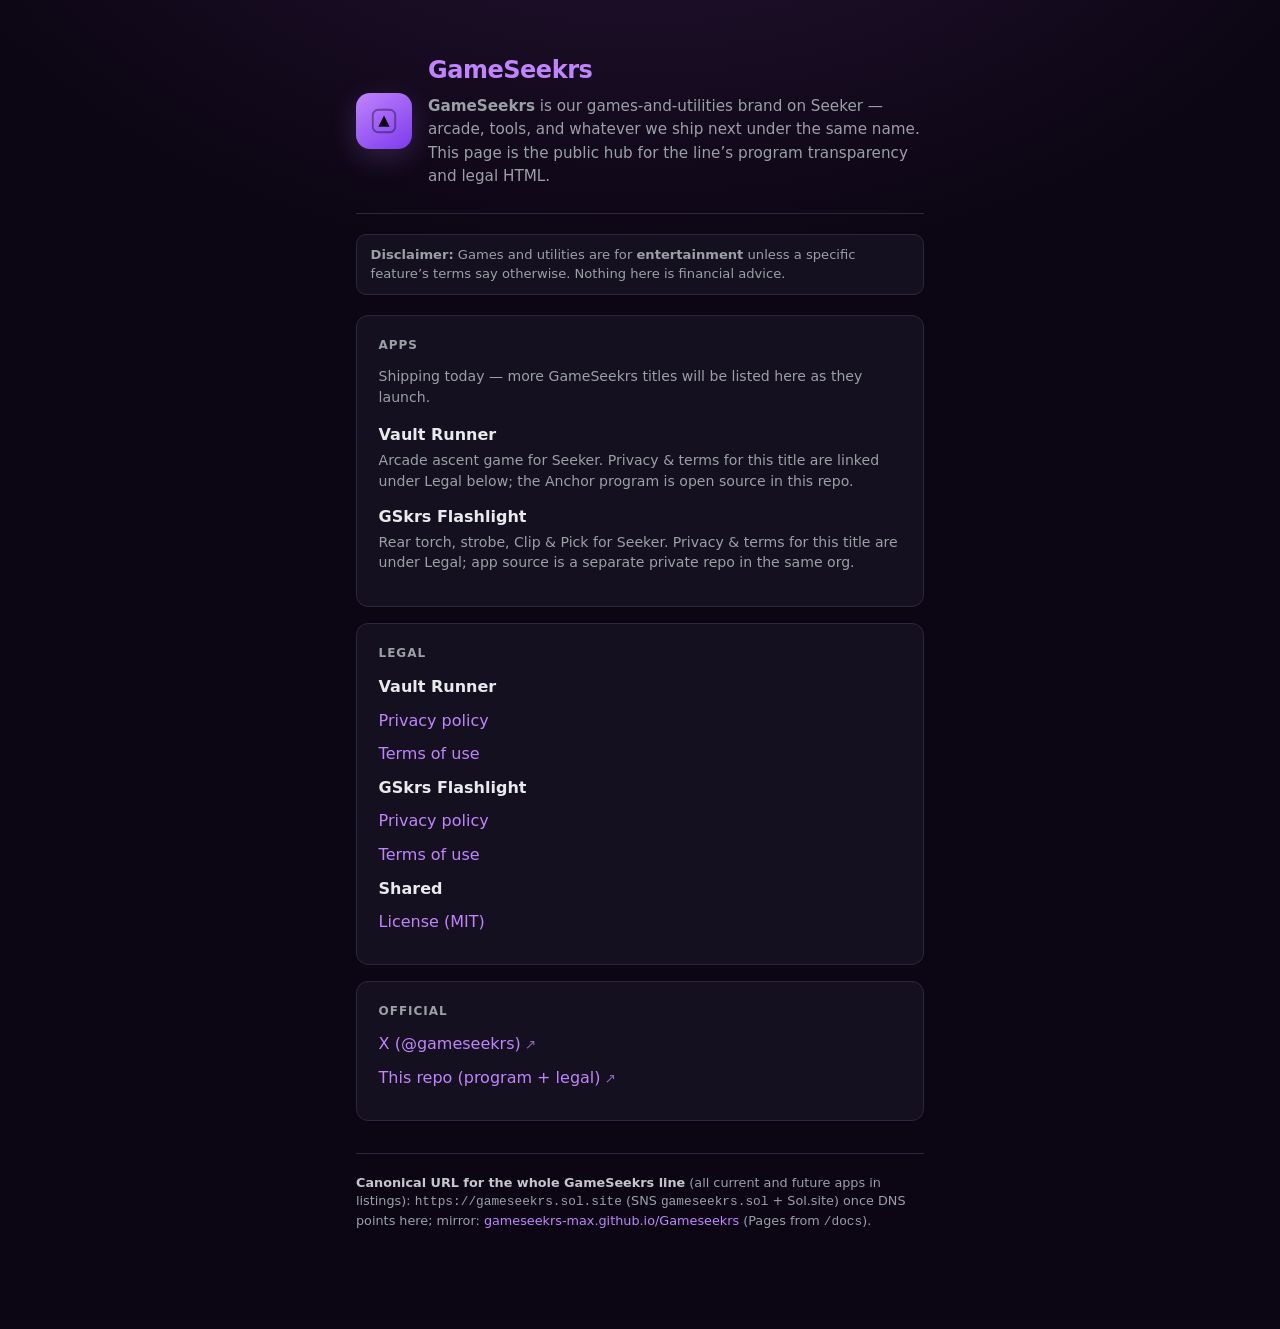
<file: docs/index.html>
<!DOCTYPE html>
<html lang="en">
<head>
  <meta charset="utf-8" />
  <meta name="viewport" content="width=device-width, initial-scale=1" />
  <meta name="description" content="GameSeekrs — games and utilities for Solana Mobile Seeker. Official hub for the line, legal HTML, and public program (Vault Runner, GSkrs Flashlight, and future titles)." />
  <title>GameSeekrs</title>
  <link rel="stylesheet" href="legal/base.css" />
  <style>
    :root {
      color-scheme: dark;
      --bg: #0c0614;
      --text: #e8eaed;
      --muted: #9aa0a6;
      --accent: #c084fc;
      --accent-dim: #7c3aed;
      --card: #15101f;
      --border: #2d2640;
    }
    body {
      font-family: system-ui, -apple-system, "Segoe UI", Roboto, sans-serif;
      line-height: 1.55;
      margin: 0;
      min-height: 100vh;
      background: radial-gradient(ellipse 120% 80% at 50% -20%, #2a1538 0%, var(--bg) 50%);
      color: var(--text);
    }
    .wrap { max-width: 38rem; margin: 0 auto; padding: 2rem 1.25rem 3rem; }
    header {
      display: flex;
      align-items: center;
      gap: 1rem;
      margin-bottom: 1.25rem;
      padding-bottom: 1.5rem;
      border-bottom: 1px solid var(--border);
    }
    .mark {
      flex-shrink: 0;
      width: 56px;
      height: 56px;
      border-radius: 14px;
      background: linear-gradient(145deg, var(--accent) 0%, var(--accent-dim) 100%);
      display: flex;
      align-items: center;
      justify-content: center;
      box-shadow: 0 8px 28px rgba(192, 132, 252, 0.2);
    }
    .mark svg { display: block; }
    .title-block h1 {
      font-size: 1.5rem;
      font-weight: 700;
      letter-spacing: -0.02em;
      margin: 0 0 0.35rem;
      color: var(--accent);
    }
    .title-block p { margin: 0; font-size: 0.95rem; color: var(--muted); }
    .disclaimer {
      font-size: 0.82rem;
      color: var(--muted);
      margin: 0 0 1.25rem;
      padding: 0.65rem 0.85rem;
      background: var(--card);
      border: 1px solid var(--border);
      border-radius: 10px;
      line-height: 1.45;
    }
    section {
      background: var(--card);
      border: 1px solid var(--border);
      border-radius: 12px;
      padding: 1.25rem 1.35rem;
      margin-bottom: 1rem;
    }
    section h2 {
      font-size: 0.75rem;
      text-transform: uppercase;
      letter-spacing: 0.08em;
      color: var(--muted);
      margin: 0 0 0.75rem;
      font-weight: 600;
    }
    ul { list-style: none; padding: 0; margin: 0; }
    li { margin: 0.55rem 0; }
    .app-line { margin: 0.5rem 0 0.15rem; font-weight: 600; color: var(--text); }
    .app-desc { margin: 0 0 0.85rem; font-size: 0.88rem; color: var(--muted); line-height: 1.45; }
    a { color: var(--accent); text-decoration: none; font-weight: 500; }
    a:hover { text-decoration: underline; }
    .external::after { content: " ↗"; font-size: 0.85em; opacity: 0.7; }
    footer {
      margin-top: 2rem;
      padding-top: 1.25rem;
      border-top: 1px solid var(--border);
      font-size: 0.8rem;
      color: var(--muted);
      line-height: 1.45;
    }
    footer strong { color: #c4c7cc; font-weight: 600; }
  </style>
</head>
<body>
  <div class="wrap">
    <header>
      <div class="mark" aria-hidden="true">
        <svg xmlns="http://www.w3.org/2000/svg" width="30" height="30" viewBox="0 0 32 32" fill="none">
          <rect x="4" y="4" width="24" height="24" rx="6" stroke="#0c0614" stroke-width="2" opacity="0.4"/>
          <path d="M10 22 L16 10 L22 22 Z" fill="#0c0614"/>
        </svg>
      </div>
      <div class="title-block">
        <h1>GameSeekrs</h1>
        <p><strong>GameSeekrs</strong> is our games-and-utilities brand on Seeker — arcade, tools, and whatever we ship next under the same name. This page is the public hub for the line’s program transparency and legal HTML.</p>
      </div>
    </header>

    <p class="disclaimer">
      <strong>Disclaimer:</strong> Games and utilities are for <strong>entertainment</strong> unless a specific feature’s terms say otherwise.
      Nothing here is financial advice.
    </p>

    <section aria-labelledby="apps-heading">
      <h2 id="apps-heading">Apps</h2>
      <p class="app-desc" style="margin-top:0;margin-bottom:1rem">Shipping today — more GameSeekrs titles will be listed here as they launch.</p>
      <p class="app-line">Vault Runner</p>
      <p class="app-desc">
        Arcade ascent game for Seeker. Privacy &amp; terms for this title are linked under Legal below; the Anchor program is open source in this repo.
      </p>
      <p class="app-line">GSkrs Flashlight</p>
      <p class="app-desc">
        Rear torch, strobe, Clip &amp; Pick for Seeker. Privacy &amp; terms for this title are under Legal; app source is a separate private repo in the same org.
      </p>
    </section>

    <section aria-labelledby="legal-heading">
      <h2 id="legal-heading">Legal</h2>
      <p class="app-line" style="margin-top:0">Vault Runner</p>
      <ul>
        <li><a href="legal/vault-privacy.html">Privacy policy</a></li>
        <li><a href="legal/vault-terms.html">Terms of use</a></li>
      </ul>
      <p class="app-line">GSkrs Flashlight</p>
      <ul>
        <li><a href="legal/flashlight-privacy.html">Privacy policy</a></li>
        <li><a href="legal/flashlight-terms.html">Terms of use</a></li>
      </ul>
      <p class="app-line">Shared</p>
      <ul>
        <li><a href="legal/license.html">License (MIT)</a></li>
      </ul>
    </section>

    <section aria-labelledby="official-heading">
      <h2 id="official-heading">Official</h2>
      <ul>
        <li><a class="external" href="https://x.com/gameseekrs" rel="noopener noreferrer">X (@gameseekrs)</a></li>
        <li><a class="external" href="https://github.com/gameseekrs-max/Gameseekrs" rel="noopener noreferrer">This repo (program + legal)</a></li>
      </ul>
    </section>

    <footer>
      <p><strong>Canonical URL for the whole GameSeekrs line</strong> (all current and future apps in listings): <code>https://gameseekrs.sol.site</code> (SNS <code>gameseekrs.sol</code> + Sol.site) once DNS points here; mirror: <a href="https://gameseekrs-max.github.io/Gameseekrs/">gameseekrs-max.github.io/Gameseekrs</a> (Pages from <code>/docs</code>).</p>
    </footer>
  </div>
</body>
</html>
</file>
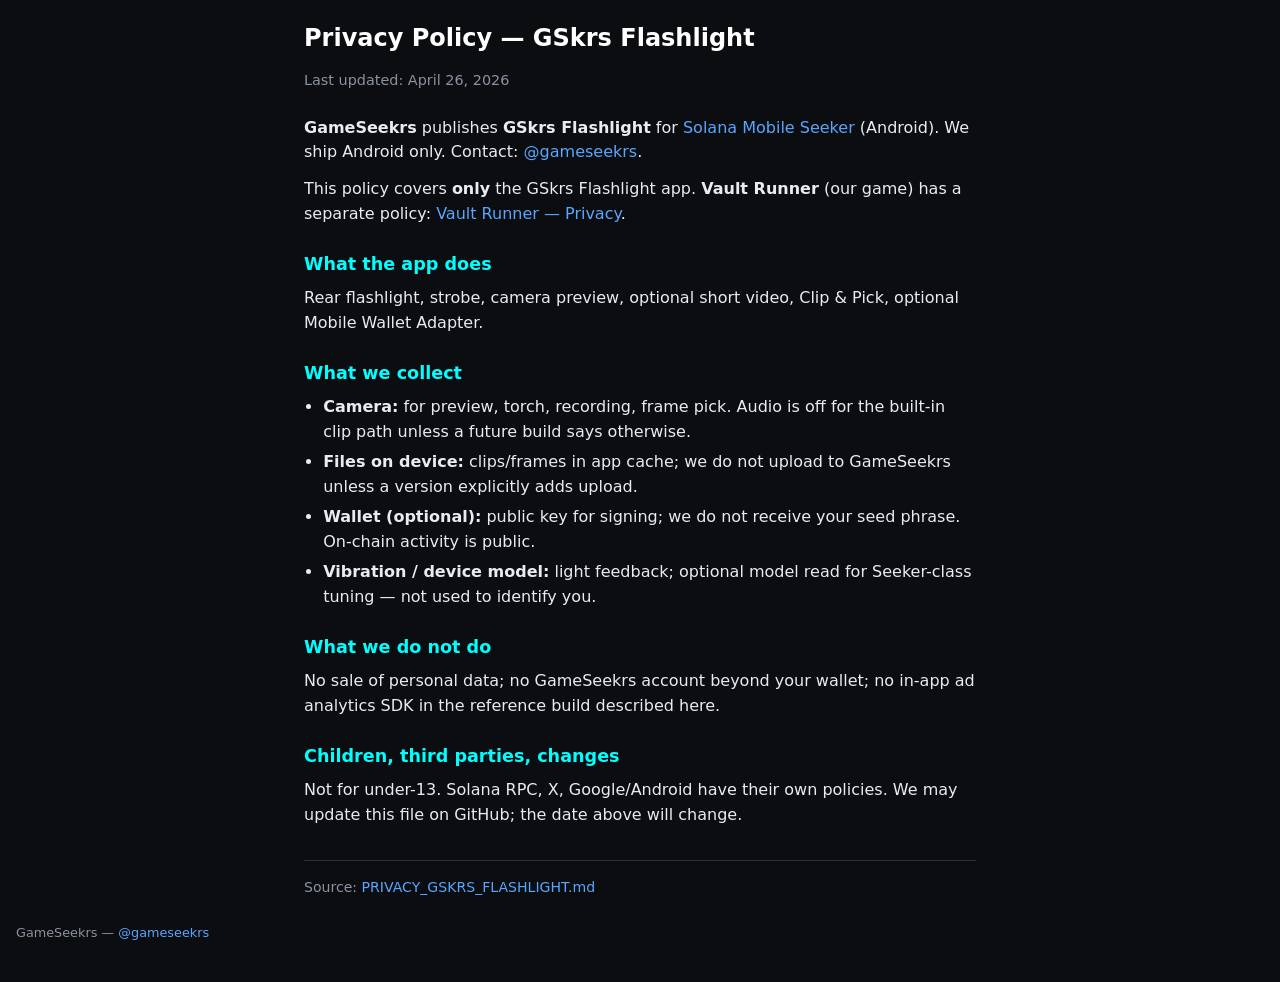
<file: docs/legal/flashlight-privacy.html>
<!DOCTYPE html>
<html lang="en">
<head>
  <meta charset="utf-8" />
  <meta name="viewport" content="width=device-width, initial-scale=1" />
  <title>Privacy — GSkrs Flashlight — GameSeekrs</title>
  <link rel="stylesheet" href="base.css" />
</head>
<body>
  <main>
    <h1>Privacy Policy — GSkrs Flashlight</h1>
    <p class="meta">Last updated: April 26, 2026</p>
    <p>
      <strong>GameSeekrs</strong> publishes <strong>GSkrs Flashlight</strong> for
      <a href="https://solanamobile.com/seeker">Solana Mobile Seeker</a> (Android). We ship Android only.
      Contact: <a href="https://x.com/gameseekrs">@gameseekrs</a>.
    </p>
    <p>
      This policy covers <strong>only</strong> the GSkrs Flashlight app. <strong>Vault Runner</strong> (our game) has
      a separate policy: <a href="vault-privacy.html">Vault Runner — Privacy</a>.
    </p>

    <h2>What the app does</h2>
    <p>Rear flashlight, strobe, camera preview, optional short video, Clip &amp; Pick, optional Mobile Wallet Adapter.</p>

    <h2>What we collect</h2>
    <ul>
      <li><strong>Camera:</strong> for preview, torch, recording, frame pick. Audio is off for the built-in clip path unless a future build says otherwise.</li>
      <li><strong>Files on device:</strong> clips/frames in app cache; we do not upload to GameSeekrs unless a version explicitly adds upload.</li>
      <li><strong>Wallet (optional):</strong> public key for signing; we do not receive your seed phrase. On-chain activity is public.</li>
      <li><strong>Vibration / device model:</strong> light feedback; optional model read for Seeker-class tuning — not used to identify you.</li>
    </ul>

    <h2>What we do not do</h2>
    <p>No sale of personal data; no GameSeekrs account beyond your wallet; no in-app ad analytics SDK in the reference build described here.</p>

    <h2>Children, third parties, changes</h2>
    <p>Not for under-13. Solana RPC, X, Google/Android have their own policies. We may update this file on GitHub; the date above will change.</p>
    <p class="sourcelink">
      Source: <a href="https://github.com/gameseekrs-max/Gameseekrs/blob/main/docs/PRIVACY_GSKRS_FLASHLIGHT.md">PRIVACY_GSKRS_FLASHLIGHT.md</a>
    </p>
  </main>
  <footer>GameSeekrs — <a href="https://x.com/gameseekrs">@gameseekrs</a></footer>
</body>
</html>
</file>
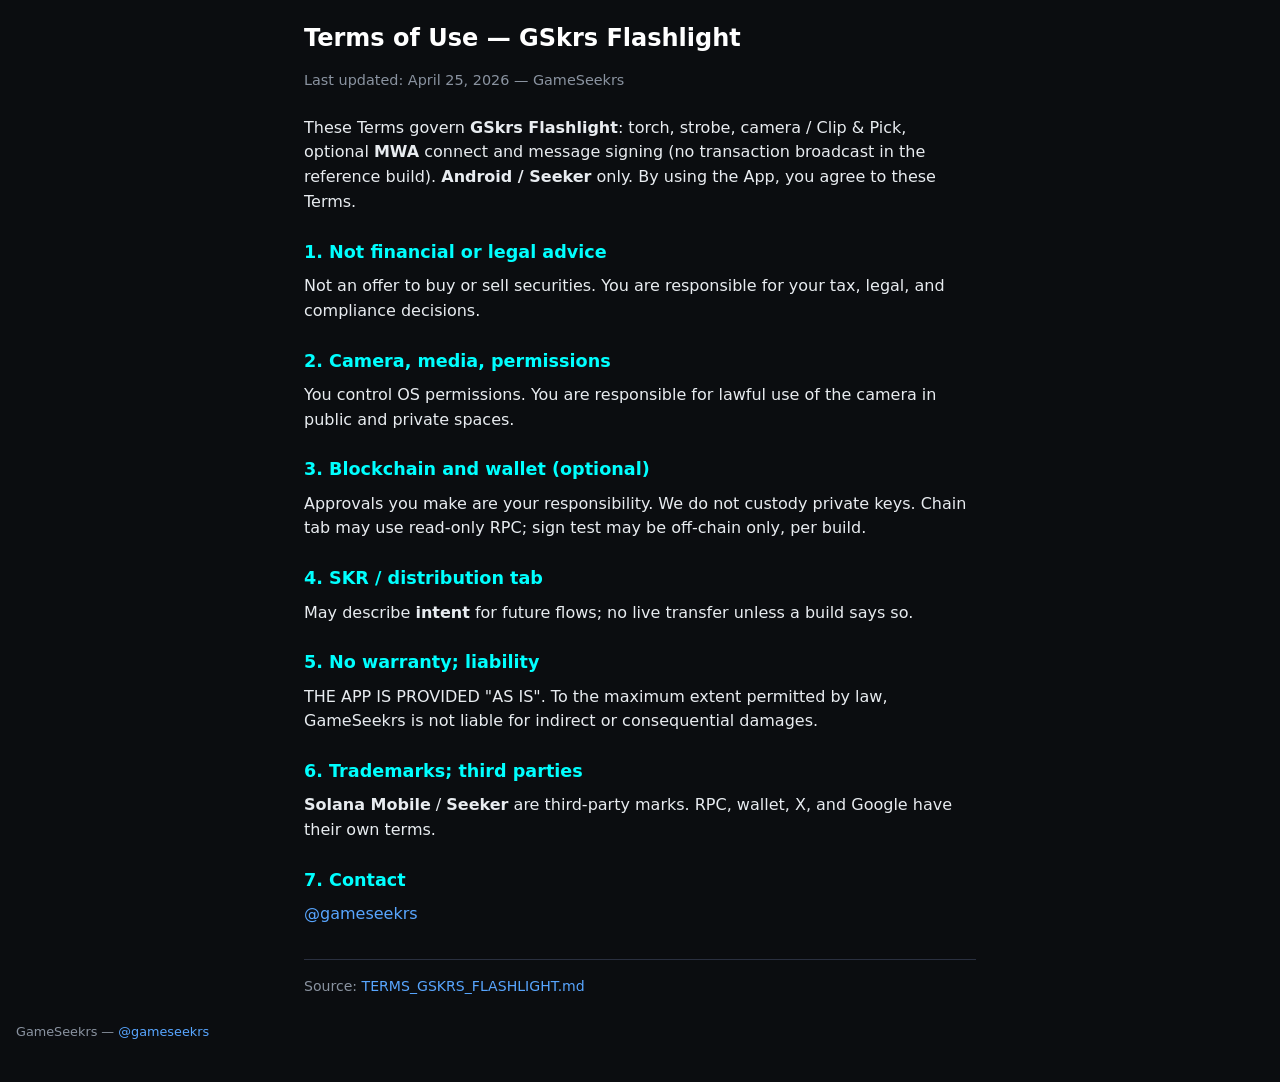
<file: docs/legal/flashlight-terms.html>
<!DOCTYPE html>
<html lang="en">
<head>
  <meta charset="utf-8" />
  <meta name="viewport" content="width=device-width, initial-scale=1" />
  <title>Terms of Use — GSkrs Flashlight — GameSeekrs</title>
  <link rel="stylesheet" href="base.css" />
</head>
<body>
  <main>
    <h1>Terms of Use — GSkrs Flashlight</h1>
    <p class="meta">Last updated: April 25, 2026 — GameSeekrs</p>
    <p>
      These Terms govern <strong>GSkrs Flashlight</strong>: torch, strobe, camera / Clip &amp; Pick, optional
      <strong>MWA</strong> connect and message signing (no transaction broadcast in the reference build).
      <strong>Android / Seeker</strong> only. By using the App, you agree to these Terms.
    </p>

    <h2>1. Not financial or legal advice</h2>
    <p>Not an offer to buy or sell securities. You are responsible for your tax, legal, and compliance decisions.</p>

    <h2>2. Camera, media, permissions</h2>
    <p>You control OS permissions. You are responsible for lawful use of the camera in public and private spaces.</p>

    <h2>3. Blockchain and wallet (optional)</h2>
    <p>Approvals you make are your responsibility. We do not custody private keys. Chain tab may use read-only RPC; sign test may be off-chain only, per build.</p>

    <h2>4. SKR / distribution tab</h2>
    <p>May describe <strong>intent</strong> for future flows; no live transfer unless a build says so.</p>

    <h2>5. No warranty; liability</h2>
    <p>THE APP IS PROVIDED &quot;AS IS&quot;. To the maximum extent permitted by law, GameSeekrs is not liable for indirect or consequential damages.</p>

    <h2>6. Trademarks; third parties</h2>
    <p><strong>Solana Mobile</strong> / <strong>Seeker</strong> are third-party marks. RPC, wallet, X, and Google have their own terms.</p>

    <h2>7. Contact</h2>
    <p><a href="https://x.com/gameseekrs">@gameseekrs</a></p>
    <p class="sourcelink">
      Source: <a href="https://github.com/gameseekrs-max/Gameseekrs/blob/main/docs/TERMS_GSKRS_FLASHLIGHT.md">TERMS_GSKRS_FLASHLIGHT.md</a>
    </p>
  </main>
  <footer>GameSeekrs — <a href="https://x.com/gameseekrs">@gameseekrs</a></footer>
</body>
</html>
</file>
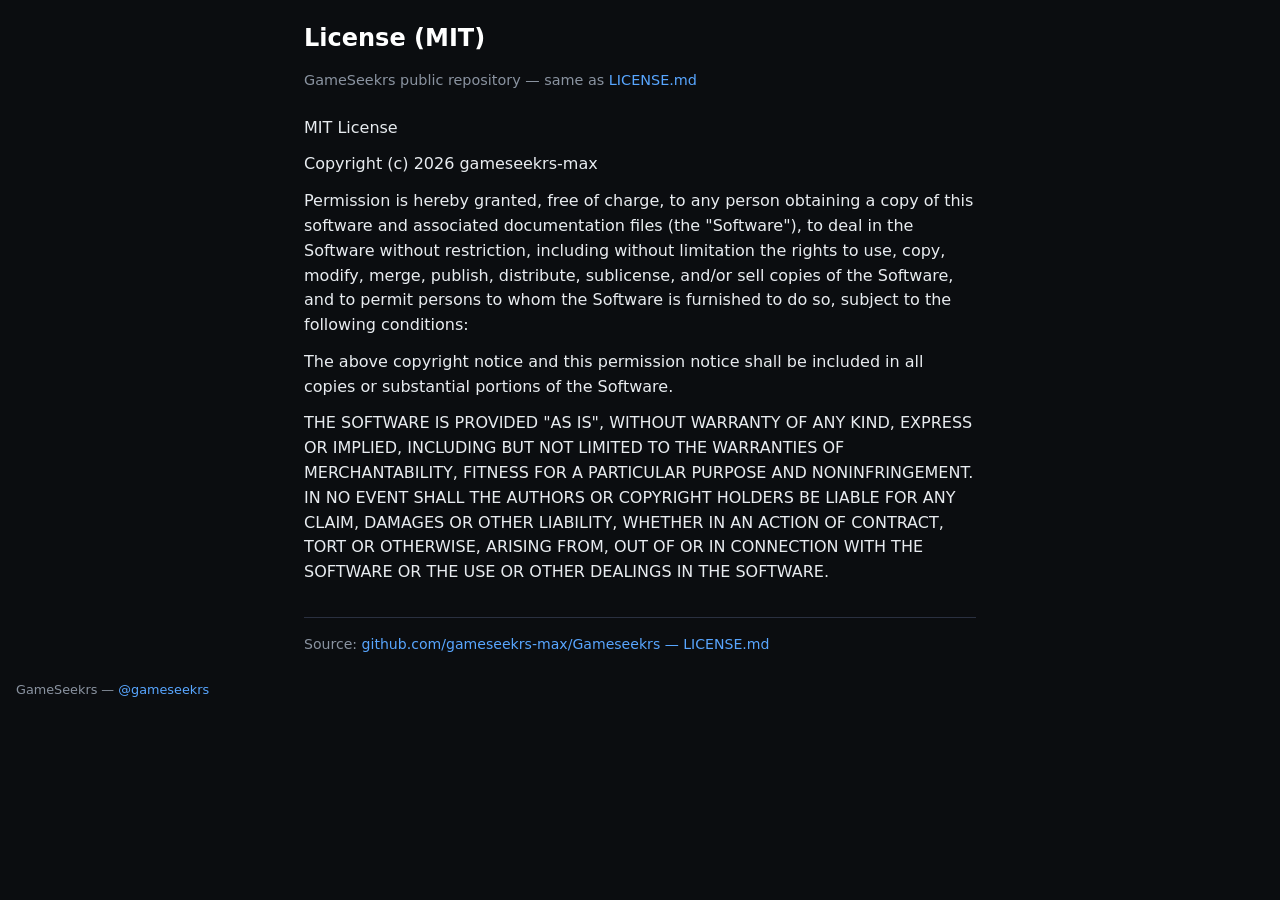
<file: docs/legal/license.html>
<!DOCTYPE html>
<html lang="en">
<head>
  <meta charset="utf-8" />
  <meta name="viewport" content="width=device-width, initial-scale=1" />
  <title>License — GameSeekrs (MIT)</title>
  <link rel="stylesheet" href="base.css" />
</head>
<body>
  <main>
    <h1>License (MIT)</h1>
    <p class="meta">GameSeekrs public repository — same as <a href="https://github.com/gameseekrs-max/Gameseekrs/blob/main/LICENSE.md">LICENSE.md</a></p>
    <p>MIT License</p>
    <p>Copyright (c) 2026 gameseekrs-max</p>
    <p>
      Permission is hereby granted, free of charge, to any person obtaining a copy of this software
      and associated documentation files (the &quot;Software&quot;), to deal in the Software without restriction,
      including without limitation the rights to use, copy, modify, merge, publish, distribute, sublicense,
      and/or sell copies of the Software, and to permit persons to whom the Software is furnished to do so,
      subject to the following conditions:
    </p>
    <p>
      The above copyright notice and this permission notice shall be included in all copies or substantial
      portions of the Software.
    </p>
    <p>
      THE SOFTWARE IS PROVIDED &quot;AS IS&quot;, WITHOUT WARRANTY OF ANY KIND, EXPRESS OR IMPLIED, INCLUDING
      BUT NOT LIMITED TO THE WARRANTIES OF MERCHANTABILITY, FITNESS FOR A PARTICULAR PURPOSE AND NONINFRINGEMENT.
      IN NO EVENT SHALL THE AUTHORS OR COPYRIGHT HOLDERS BE LIABLE FOR ANY CLAIM, DAMAGES OR OTHER LIABILITY,
      WHETHER IN AN ACTION OF CONTRACT, TORT OR OTHERWISE, ARISING FROM, OUT OF OR IN CONNECTION WITH THE
      SOFTWARE OR THE USE OR OTHER DEALINGS IN THE SOFTWARE.
    </p>
    <p class="sourcelink">
      Source: <a href="https://github.com/gameseekrs-max/Gameseekrs/blob/main/LICENSE.md">github.com/gameseekrs-max/Gameseekrs — LICENSE.md</a>
    </p>
  </main>
  <footer>GameSeekrs — <a href="https://x.com/gameseekrs">@gameseekrs</a></footer>
</body>
</html>
</file>
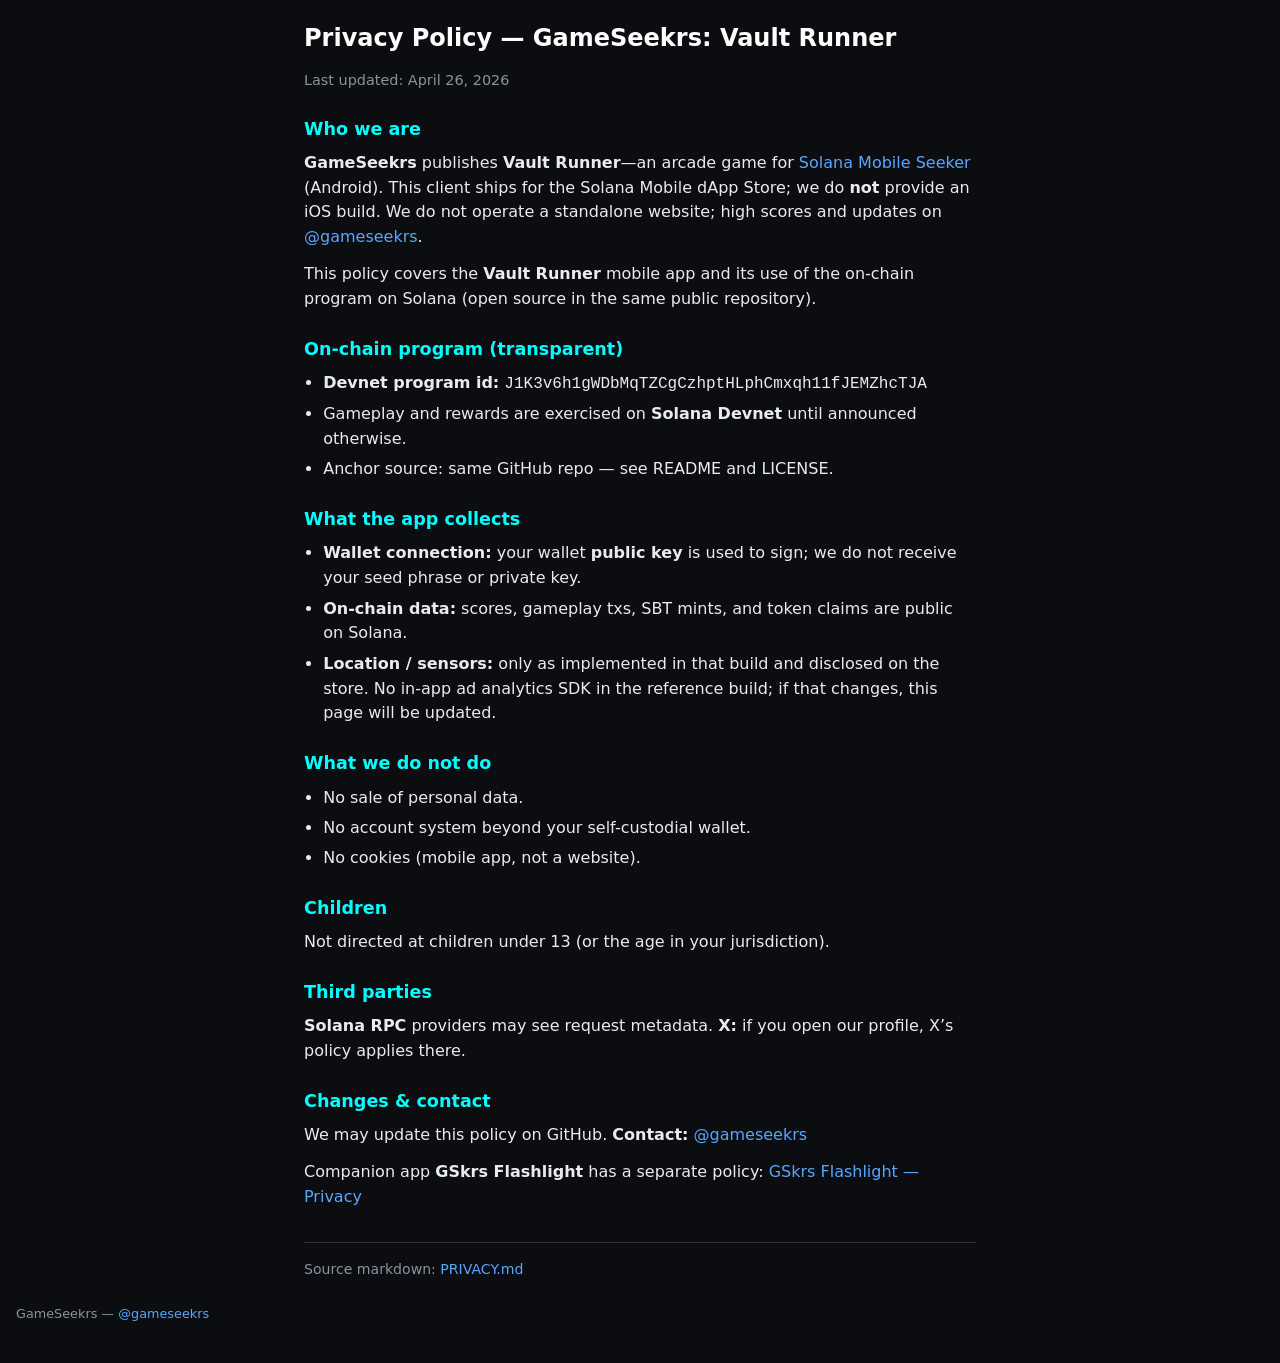
<file: docs/legal/vault-privacy.html>
<!DOCTYPE html>
<html lang="en">
<head>
  <meta charset="utf-8" />
  <meta name="viewport" content="width=device-width, initial-scale=1" />
  <title>Privacy — Vault Runner — GameSeekrs</title>
  <link rel="stylesheet" href="base.css" />
</head>
<body>
  <main>
    <h1>Privacy Policy — GameSeekrs: Vault Runner</h1>
    <p class="meta">Last updated: April 26, 2026</p>

    <h2>Who we are</h2>
    <p>
      <strong>GameSeekrs</strong> publishes <strong>Vault Runner</strong>—an arcade game for
      <a href="https://solanamobile.com/seeker">Solana Mobile Seeker</a> (Android). This client ships for the
      Solana Mobile dApp Store; we do <strong>not</strong> provide an iOS build. We do not operate a standalone
      website; high scores and updates on <a href="https://x.com/gameseekrs">@gameseekrs</a>.
    </p>
    <p>
      This policy covers the <strong>Vault Runner</strong> mobile app and its use of the on-chain program on
      Solana (open source in the same public repository).
    </p>

    <h2>On-chain program (transparent)</h2>
    <ul>
      <li><strong>Devnet program id:</strong> <code>J1K3v6h1gWDbMqTZCgCzhptHLphCmxqh11fJEMZhcTJA</code></li>
      <li>Gameplay and rewards are exercised on <strong>Solana Devnet</strong> until announced otherwise.</li>
      <li>Anchor source: same GitHub repo — see README and LICENSE.</li>
    </ul>

    <h2>What the app collects</h2>
    <ul>
      <li><strong>Wallet connection:</strong> your wallet <strong>public key</strong> is used to sign; we do not receive your seed phrase or private key.</li>
      <li><strong>On-chain data:</strong> scores, gameplay txs, SBT mints, and token claims are public on Solana.</li>
      <li><strong>Location / sensors:</strong> only as implemented in that build and disclosed on the store. No in-app ad analytics SDK in the reference build; if that changes, this page will be updated.</li>
    </ul>

    <h2>What we do not do</h2>
    <ul>
      <li>No sale of personal data.</li>
      <li>No account system beyond your self-custodial wallet.</li>
      <li>No cookies (mobile app, not a website).</li>
    </ul>

    <h2>Children</h2>
    <p>Not directed at children under 13 (or the age in your jurisdiction).</p>

    <h2>Third parties</h2>
    <p><strong>Solana RPC</strong> providers may see request metadata. <strong>X:</strong> if you open our profile, X&rsquo;s policy applies there.</p>

    <h2>Changes &amp; contact</h2>
    <p>We may update this policy on GitHub. <strong>Contact:</strong> <a href="https://x.com/gameseekrs">@gameseekrs</a></p>
    <p>Companion app <strong>GSkrs Flashlight</strong> has a separate policy: <a href="flashlight-privacy.html">GSkrs Flashlight — Privacy</a></p>

    <p class="sourcelink">
      Source markdown: <a href="https://github.com/gameseekrs-max/Gameseekrs/blob/main/PRIVACY.md">PRIVACY.md</a>
    </p>
  </main>
  <footer>GameSeekrs — <a href="https://x.com/gameseekrs">@gameseekrs</a></footer>
</body>
</html>
</file>
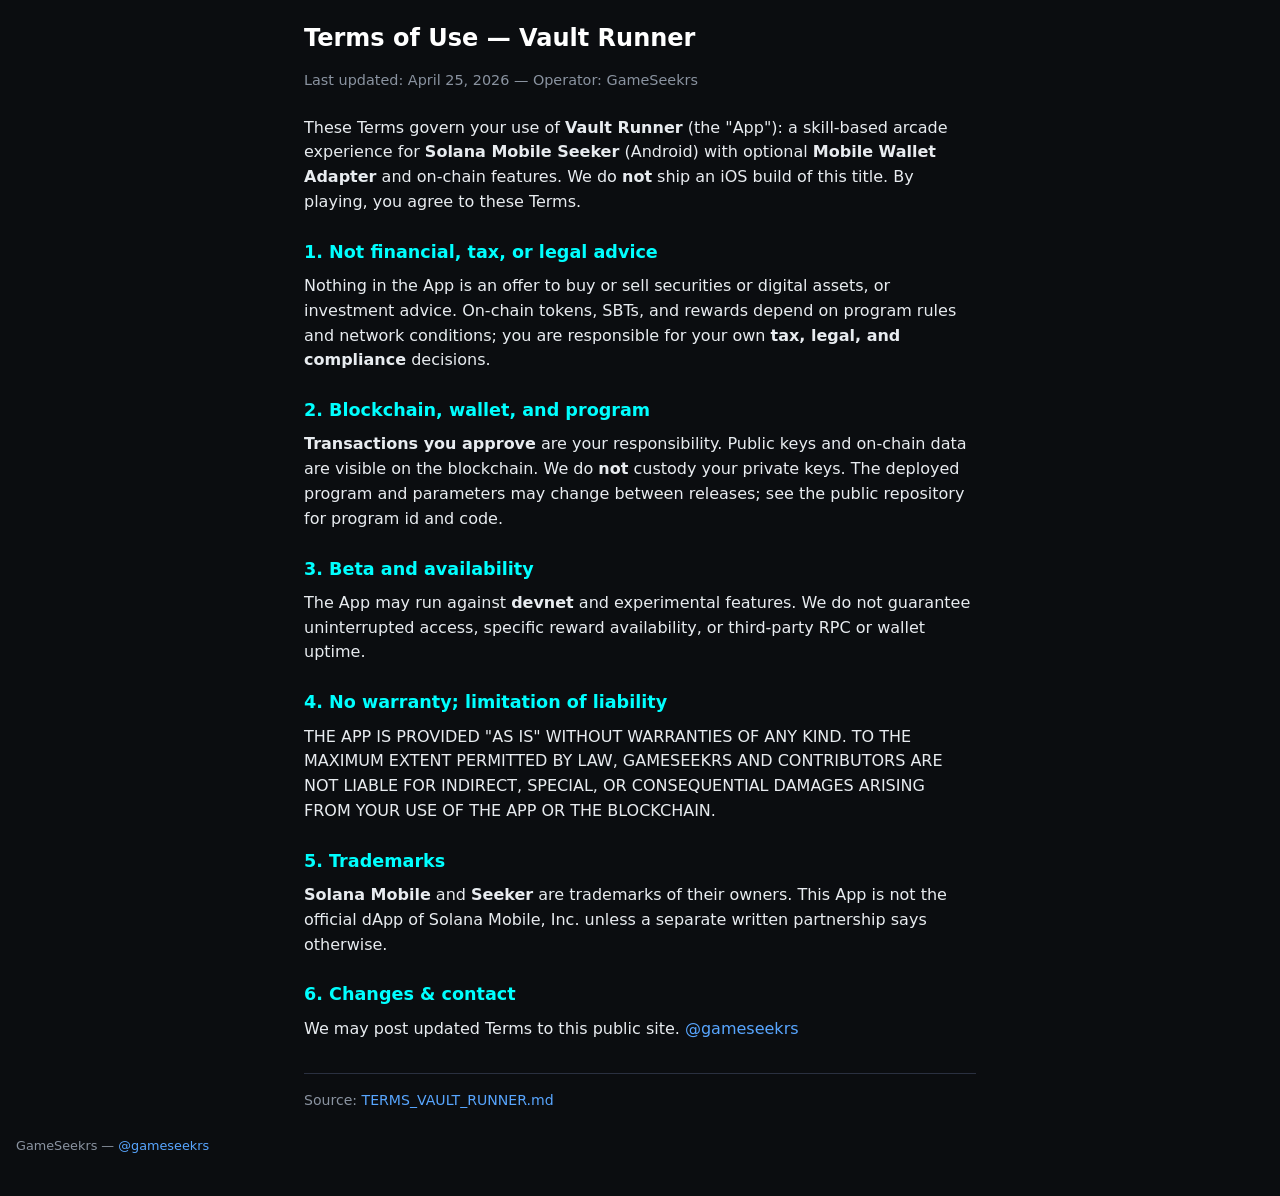
<file: docs/legal/vault-terms.html>
<!DOCTYPE html>
<html lang="en">
<head>
  <meta charset="utf-8" />
  <meta name="viewport" content="width=device-width, initial-scale=1" />
  <title>Terms of Use — Vault Runner — GameSeekrs</title>
  <link rel="stylesheet" href="base.css" />
</head>
<body>
  <main>
    <h1>Terms of Use — Vault Runner</h1>
    <p class="meta">Last updated: April 25, 2026 — Operator: GameSeekrs</p>
    <p>
      These Terms govern your use of <strong>Vault Runner</strong> (the &quot;App&quot;): a skill-based arcade
      experience for <strong>Solana Mobile Seeker</strong> (Android) with optional
      <strong>Mobile Wallet Adapter</strong> and on-chain features. We do <strong>not</strong> ship an iOS build
      of this title. By playing, you agree to these Terms.
    </p>

    <h2>1. Not financial, tax, or legal advice</h2>
    <p>
      Nothing in the App is an offer to buy or sell securities or digital assets, or investment advice. On-chain
      tokens, SBTs, and rewards depend on program rules and network conditions; you are responsible for your own
      <strong>tax, legal, and compliance</strong> decisions.
    </p>

    <h2>2. Blockchain, wallet, and program</h2>
    <p>
      <strong>Transactions you approve</strong> are your responsibility. Public keys and on-chain data are visible
      on the blockchain. We do <strong>not</strong> custody your private keys. The deployed program
      and parameters may change between releases; see the public repository for program id and code.
    </p>

    <h2>3. Beta and availability</h2>
    <p>
      The App may run against <strong>devnet</strong> and experimental features. We do not guarantee uninterrupted
      access, specific reward availability, or third-party RPC or wallet uptime.
    </p>

    <h2>4. No warranty; limitation of liability</h2>
    <p>
      THE APP IS PROVIDED &quot;AS IS&quot; WITHOUT WARRANTIES OF ANY KIND. TO THE MAXIMUM EXTENT PERMITTED BY LAW,
      GAMESEEKRS AND CONTRIBUTORS ARE NOT LIABLE FOR INDIRECT, SPECIAL, OR CONSEQUENTIAL DAMAGES ARISING FROM
      YOUR USE OF THE APP OR THE BLOCKCHAIN.
    </p>

    <h2>5. Trademarks</h2>
    <p>
      <strong>Solana Mobile</strong> and <strong>Seeker</strong> are trademarks of their owners. This App is not
      the official dApp of Solana Mobile, Inc. unless a separate written partnership says otherwise.
    </p>

    <h2>6. Changes &amp; contact</h2>
    <p>We may post updated Terms to this public site. <a href="https://x.com/gameseekrs">@gameseekrs</a></p>

    <p class="sourcelink">
      Source: <a href="https://github.com/gameseekrs-max/Gameseekrs/blob/main/docs/TERMS_VAULT_RUNNER.md">TERMS_VAULT_RUNNER.md</a>
    </p>
  </main>
  <footer>GameSeekrs — <a href="https://x.com/gameseekrs">@gameseekrs</a></footer>
</body>
</html>
</file>
<file: docs/legal/base.css>
/* GameSeekrs legal pages — GitHub Pages (docs/legal). Mobile-friendly, readable. */
:root {
  --bg: #0b0d10;
  --text: #e8ecf0;
  --muted: #8a93a0;
  --link: #58a6ff;
  --border: #2a3040;
  --accent: #00ffff;
}
* { box-sizing: border-box; }
html {
  font-size: 16px;
  -webkit-text-size-adjust: 100%;
}
body {
  margin: 0;
  font-family: system-ui, -apple-system, "Segoe UI", Roboto, sans-serif;
  line-height: 1.55;
  color: var(--text);
  background: var(--bg);
  padding: 1.25rem 1rem 2.5rem;
}
main {
  max-width: 42rem;
  margin: 0 auto;
}
a { color: var(--link); text-decoration: none; }
a:hover { text-decoration: underline; }
h1 {
  font-size: 1.5rem;
  font-weight: 800;
  margin: 0 0 0.75rem;
  color: #fff;
}
.meta {
  color: var(--muted);
  font-size: 0.9rem;
  margin-bottom: 1.5rem;
}
h2 {
  font-size: 1.1rem;
  font-weight: 700;
  margin: 1.5rem 0 0.5rem;
  color: var(--accent);
}
p, ul { margin: 0 0 0.75rem; }
ul { padding-left: 1.2rem; }
li { margin-bottom: 0.35rem; }
pre, .mono {
  font-size: 0.8rem;
  overflow-x: auto;
  background: #12151a;
  padding: 0.5rem 0.75rem;
  border-radius: 8px;
  border: 1px solid var(--border);
}
.sourcelink {
  margin-top: 2rem;
  padding-top: 1rem;
  border-top: 1px solid var(--border);
  font-size: 0.88rem;
  color: var(--muted);
}
footer {
  margin-top: 1.5rem;
  font-size: 0.8rem;
  color: var(--muted);
}
</file>
